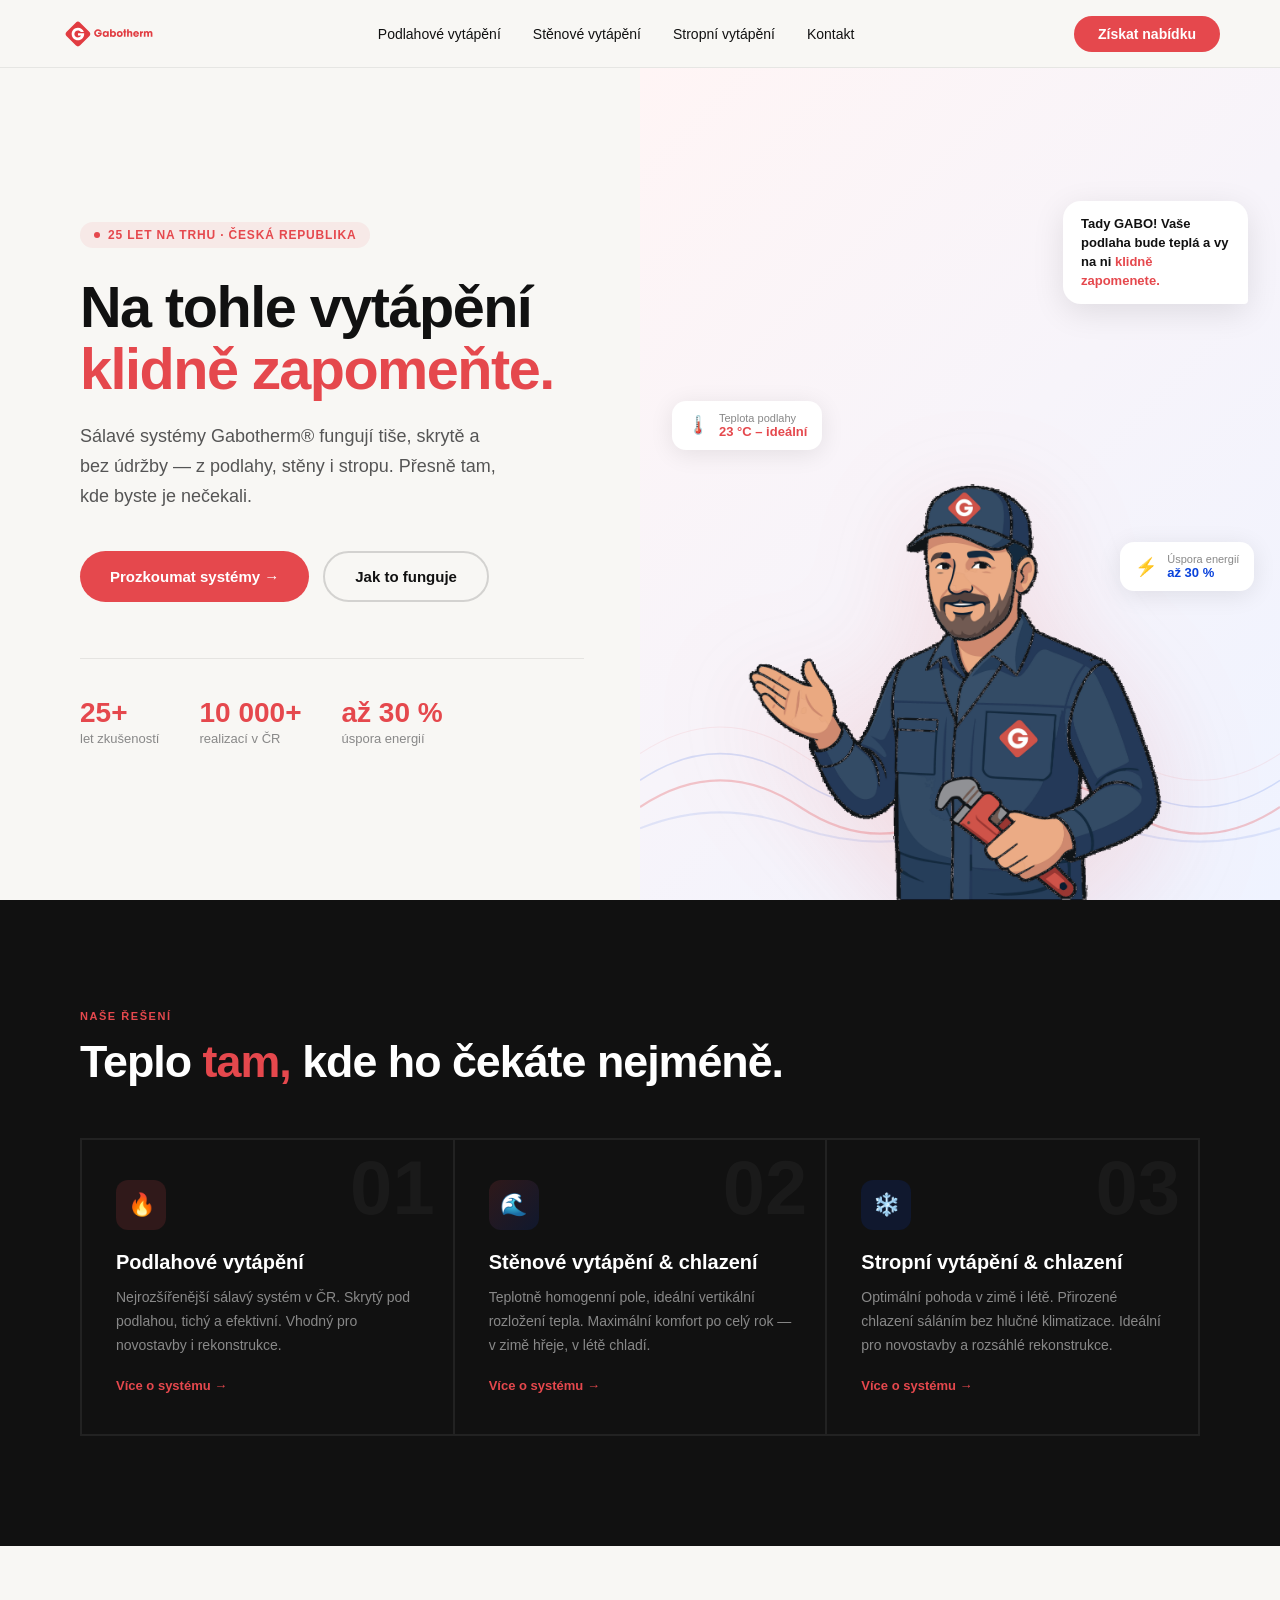
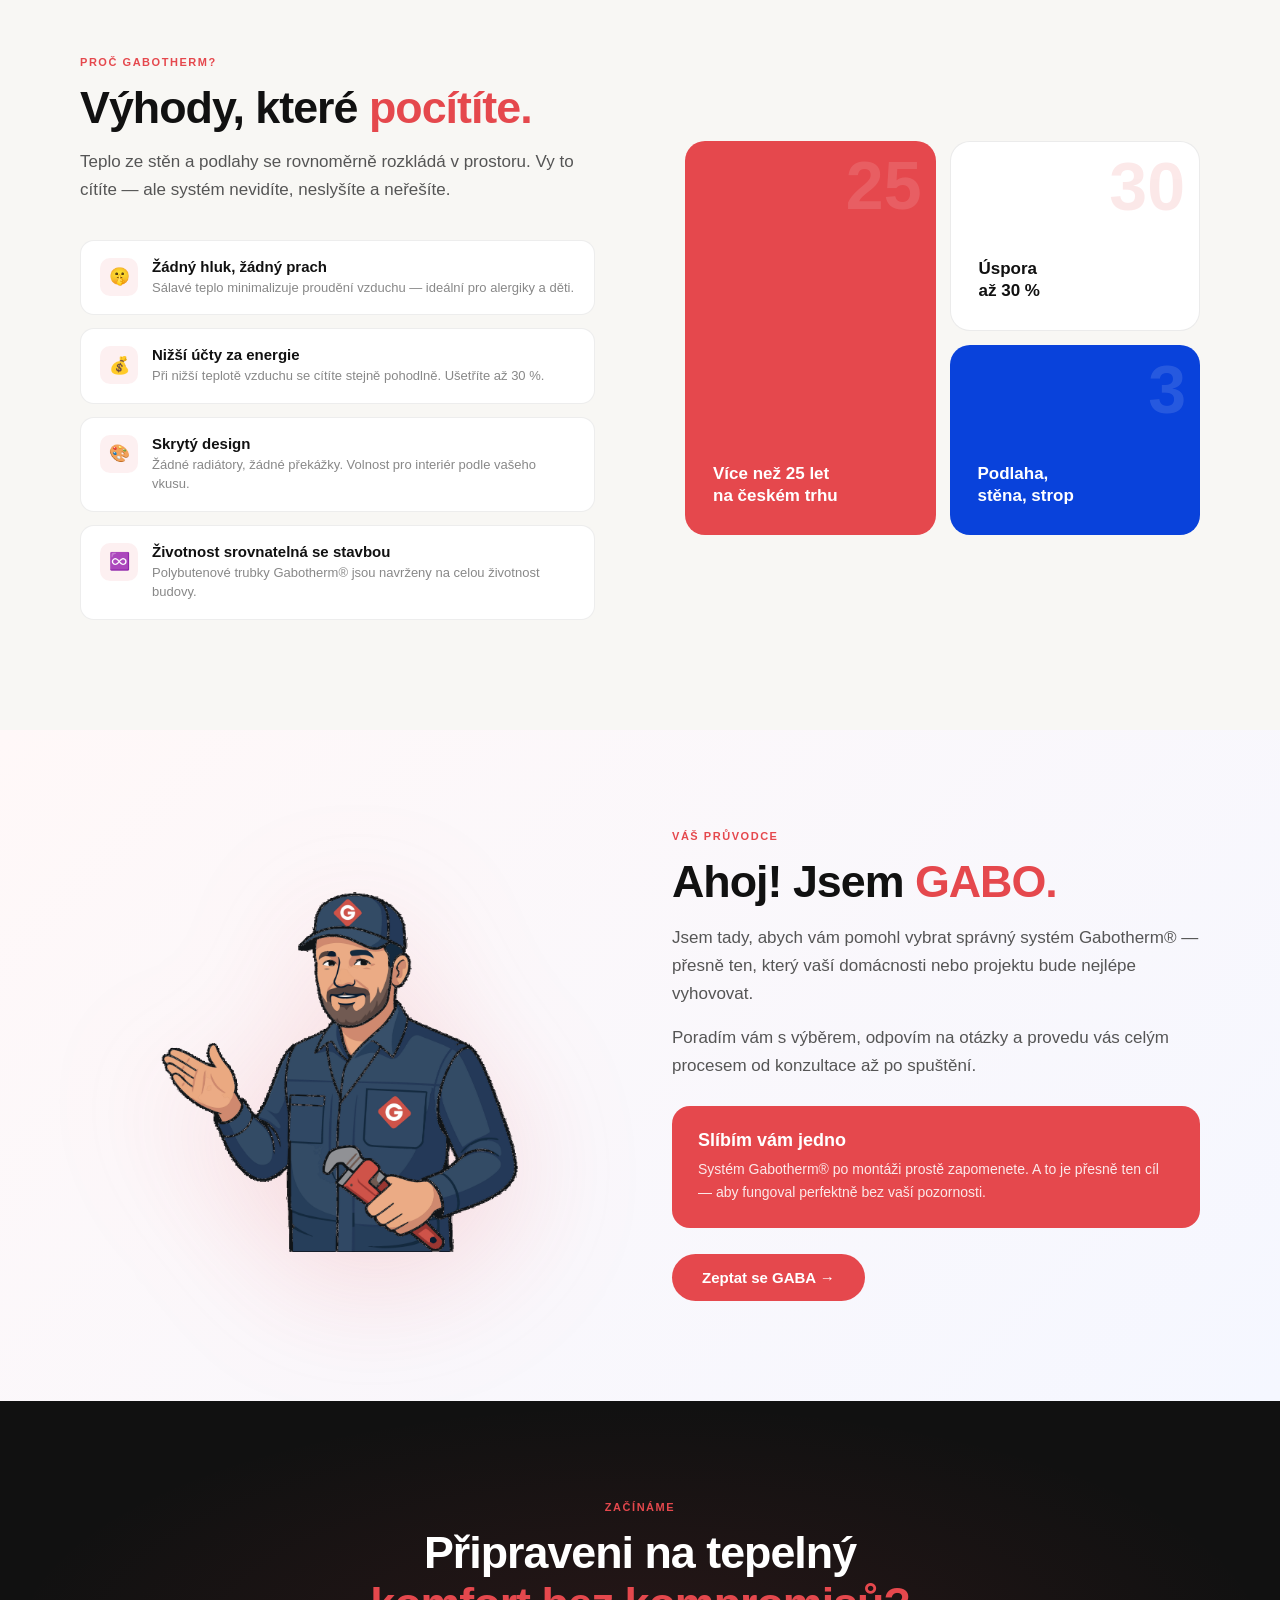
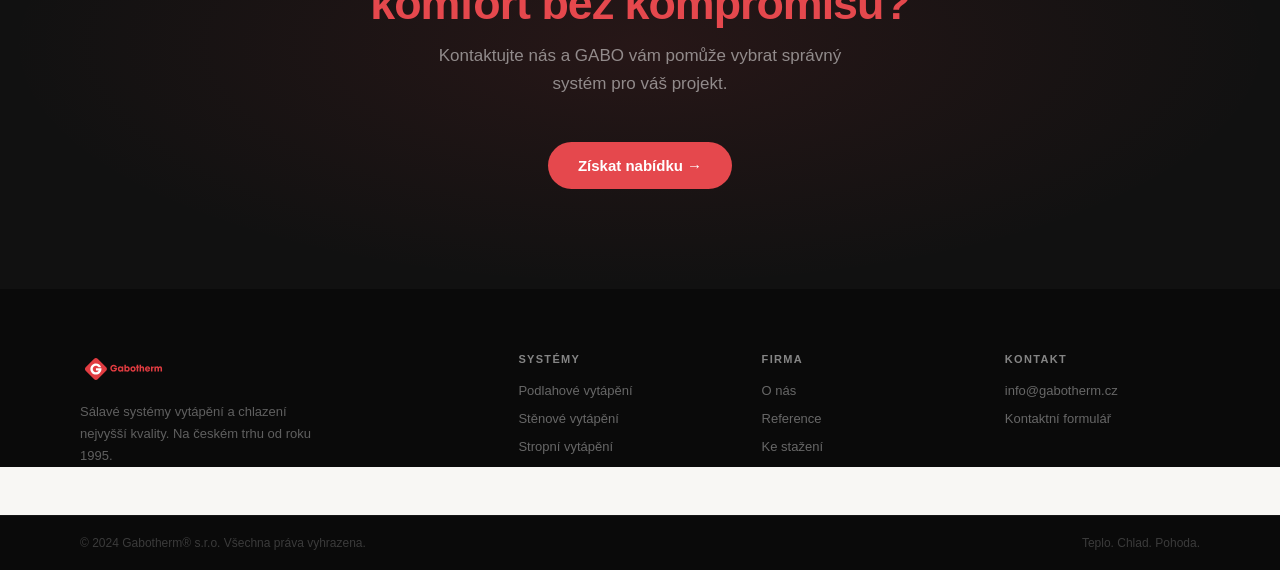
<file: index.html>
<!DOCTYPE html>
<html lang="cs">
<head>
<meta charset="UTF-8">
<meta name="viewport" content="width=device-width, initial-scale=1.0">
<title>Gabotherm® – Na tohle vytápění klidně zapomeňte.</title>
<meta name="description" content="Sálavé systémy vytápění a chlazení Gabotherm®. Podlahové, stěnové a stropní vytápění. Na českém trhu přes 25 let.">
<link rel="stylesheet" href="assets/style.css">
<style>
/* ── HERO ── */
.hero {
  min-height: 100vh;
  display: grid;
  grid-template-columns: 1fr 1fr;
  padding-top: 68px;
  overflow: hidden;
}
.hero-left {
  display: flex; flex-direction: column; justify-content: center;
  padding: 80px 56px 80px 80px;
}
.hero-badge {
  display: inline-flex; align-items: center; gap: 8px;
  background: var(--red-soft); color: var(--red);
  font-size: 12px; font-weight: bold;
  padding: 6px 14px; border-radius: 100px;
  letter-spacing: 0.07em; text-transform: uppercase;
  margin-bottom: 28px; width: fit-content;
}
.hero-badge-dot {
  width: 6px; height: 6px; border-radius: 50%;
  background: var(--red); flex-shrink: 0;
  animation: pulse 2s infinite;
}
@keyframes pulse { 0%,100%{opacity:1} 50%{opacity:.3} }

.hero-left h1 { margin-bottom: 22px; }
.hero-left h1 em { font-style: normal; color: var(--red); }
.hero-left > p { max-width: 440px; margin-bottom: 40px; font-size: 18px; font-weight: normal; }

.hero-buttons { display: flex; gap: 14px; flex-wrap: wrap; margin-bottom: 56px; }

.hero-stats {
  display: flex; gap: 40px;
  padding-top: 40px;
  border-top: 1px solid rgba(0,0,0,0.08);
}
.stat-val {
  font-size: 28px; font-weight: bold;
  color: var(--red); line-height: 1;
}
.stat-lbl { font-size: 13px; color: var(--gray); margin-top: 4px; }

/* Hero pravá strana */
.hero-right {
  position: relative; overflow: hidden;
  background: linear-gradient(135deg, #fff5f5 0%, #eff3ff 100%);
  display: flex; align-items: flex-end; justify-content: center;
}
.hero-waves {
  position: absolute; bottom: 40px; left: 0; right: 0;
  opacity: .28; pointer-events: none;
}
.hero-bubble {
  position: absolute; top: 16%; right: 5%;
  background: #fff; border-radius: 18px 18px 4px 18px;
  padding: 14px 18px; max-width: 185px;
  box-shadow: 0 8px 32px rgba(0,0,0,0.1);
  animation: float 5s ease-in-out infinite .5s;
  z-index: 3;
}
.hero-bubble p { font-size: 13px; font-weight: bold; line-height: 1.45; color: var(--dark); }
.hero-bubble span { color: var(--red); }

.float-card {
  position: absolute; z-index: 3;
  background: #fff; border-radius: 14px;
  padding: 11px 15px;
  box-shadow: 0 4px 24px rgba(0,0,0,0.09);
  display: flex; align-items: center; gap: 10px;
}
.float-card-icon { font-size: 18px; }
.float-card-val { font-size: 13px; font-weight: bold; }
.float-card-lbl { font-size: 11px; color: var(--gray); }
.fc-temp { top: 40%; left: 5%; animation: float 6s ease-in-out infinite 1s; }
.fc-save { top: 57%; right: 4%; animation: float 7s ease-in-out infinite 2s; }

.hero-mascot {
  position: relative; z-index: 2;
  width: 100%; max-width: 480px; padding: 0 20px;
}
.hero-mascot img {
  width: 100%;
  filter: drop-shadow(0 24px 56px rgba(229,72,77,.16));
  animation: float 5.5s ease-in-out infinite;
}
@keyframes float { 0%,100%{transform:translateY(0)} 50%{transform:translateY(-14px)} }

/* ── SYSTÉMY ── */
.section-systems {
  background: var(--dark);
  padding: 110px 80px;
  overflow: hidden; position: relative;
}
.section-systems h2 { color: #fff; margin-bottom: 52px; }
.section-systems h2 em { font-style: normal; color: var(--red); }

.systems-grid {
  display: grid; grid-template-columns: repeat(3, 1fr);
  border: 1px solid rgba(255,255,255,0.07);
}
.sys-card {
  padding: 40px 34px; position: relative; overflow: hidden;
  border: 1px solid rgba(255,255,255,0.07);
  transition: background .3s;
  text-decoration: none; display: block;
}
.sys-card:hover { background: rgba(255,255,255,0.05); }
.sys-card::after {
  content: '';
  position: absolute; bottom: 0; left: 0; right: 0; height: 3px;
  background: linear-gradient(90deg, var(--red), var(--blue));
  transform: scaleX(0); transform-origin: left;
  transition: transform .35s ease;
}
.sys-card:hover::after { transform: scaleX(1); }
.sys-num {
  font-size: 76px; font-weight: bold;
  color: rgba(255,255,255,.04);
  position: absolute; top: 10px; right: 18px; line-height: 1;
  font-family: Helvetica, Arial, sans-serif;
}
.sys-icon {
  width: 50px; height: 50px; border-radius: 12px;
  display: flex; align-items: center; justify-content: center;
  font-size: 22px; margin-bottom: 20px;
}
.sys-icon.warm { background: rgba(229,72,77,.14); }
.sys-icon.both { background: linear-gradient(135deg,rgba(229,72,77,.14),rgba(9,66,219,.14)); }
.sys-icon.cool { background: rgba(9,66,219,.14); }
.sys-card h3 { color: #fff; margin-bottom: 11px; font-size: 20px; }
.sys-card p { color: rgba(255,255,255,.5); font-size: 14px; line-height: 1.7; }
.sys-link {
  display: inline-flex; align-items: center; gap: 6px;
  color: var(--red); font-size: 13px; font-weight: bold;
  margin-top: 20px; transition: gap .2s;
}
.sys-card:hover .sys-link { gap: 10px; }

/* ── VÝHODY ── */
.section-features {
  padding: 110px 80px;
  display: grid; grid-template-columns: 1fr 1fr;
  gap: 90px; align-items: center;
}
.section-features h2 { margin-bottom: 16px; }
.section-features h2 em { font-style: normal; color: var(--red); }
.features-intro { font-size: 17px; margin-bottom: 36px; font-weight: normal; }

.features-list { list-style: none; display: flex; flex-direction: column; gap: 13px; }
.feature-item {
  display: flex; align-items: flex-start; gap: 14px;
  padding: 17px 19px; border-radius: 14px;
  background: #fff; border: 1px solid rgba(0,0,0,0.07);
  transition: border-color .2s, box-shadow .2s;
}
.feature-item:hover {
  border-color: rgba(229,72,77,.2);
  box-shadow: 0 8px 24px rgba(229,72,77,.07);
}
.feature-icon {
  width: 38px; height: 38px; flex-shrink: 0;
  border-radius: 10px; background: var(--red-soft);
  display: flex; align-items: center; justify-content: center; font-size: 17px;
}
.feature-title { font-size: 15px; font-weight: bold; color: var(--dark); margin-bottom: 3px; }
.feature-desc { font-size: 13px; color: var(--gray); line-height: 1.5; }

.feat-cards {
  display: grid; grid-template-columns: 1fr 1fr;
  grid-template-rows: auto auto; gap: 14px;
}
.feat-card {
  border-radius: 20px; padding: 28px;
  position: relative; overflow: hidden;
  min-height: 190px;
  display: flex; flex-direction: column; justify-content: flex-end;
}
.feat-card.red { background: var(--red); grid-row: 1 / span 2; }
.feat-card.white { background: #fff; border: 1px solid rgba(0,0,0,0.08); }
.feat-card.blue { background: var(--blue); }
.feat-card-num {
  font-size: 68px; font-weight: bold; opacity: .12;
  position: absolute; top: 10px; right: 14px;
  line-height: 1; color: #fff;
  font-family: Helvetica, Arial, sans-serif;
}
.feat-card.white .feat-card-num { color: var(--red); }
.feat-card-lbl {
  font-size: 17px; font-weight: bold; line-height: 1.3;
  font-family: Helvetica, Arial, sans-serif;
}
.feat-card.red .feat-card-lbl,
.feat-card.blue .feat-card-lbl { color: #fff; }
.feat-card.white .feat-card-lbl { color: var(--dark); }

/* ── GABO SEKCE ── */
.section-gabo {
  padding: 100px 80px;
  background: linear-gradient(135deg, #fff8f8 0%, #f5f7ff 100%);
  display: grid; grid-template-columns: 1fr 1fr;
  gap: 64px; align-items: center;
}
.gabo-img {
  width: 100%; max-width: 380px; margin: 0 auto;
  filter: drop-shadow(0 28px 64px rgba(229,72,77,.18));
  animation: float 6s ease-in-out infinite;
}
.section-gabo h2 { margin-bottom: 18px; }
.section-gabo h2 em { font-style: normal; color: var(--red); }
.section-gabo p { margin-bottom: 16px; font-size: 17px; font-weight: normal; }
.gabo-promise {
  background: var(--red); color: #fff;
  border-radius: 18px; padding: 24px 26px; margin-top: 26px;
}
.gabo-promise strong {
  font-size: 18px; font-weight: bold; display: block; margin-bottom: 7px;
  font-family: Helvetica, Arial, sans-serif;
}
.gabo-promise p { font-size: 14px; opacity: .88; margin: 0; color: #fff; }
.gabo-cta { margin-top: 26px; }

/* ── CTA ── */
.section-cta {
  background: var(--dark);
  padding: 100px 80px;
  text-align: center; position: relative; overflow: hidden;
}
.section-cta::before {
  content: '';
  position: absolute; inset: 0;
  background: radial-gradient(ellipse at center, rgba(229,72,77,.1) 0%, transparent 70%);
  pointer-events: none;
}
.section-cta h2 { color: #fff; margin-bottom: 14px; }
.section-cta h2 em { font-style: normal; color: var(--red); }
.cta-sub {
  font-size: 17px; color: rgba(255,255,255,.5);
  max-width: 460px; margin: 0 auto 44px; font-weight: normal;
}
.cta-buttons { display: flex; gap: 14px; justify-content: center; flex-wrap: wrap; }

/* ── RESPONSIVE ── */
@media (max-width: 900px) {
  .hero { grid-template-columns: 1fr; }
  .hero-left { padding: 96px 28px 44px; }
  .hero-right { min-height: 360px; }
  .section-systems { padding: 80px 28px; }
  .systems-grid { grid-template-columns: 1fr; }
  .section-features { grid-template-columns: 1fr; padding: 80px 28px; gap: 56px; }
  .section-gabo { grid-template-columns: 1fr; padding: 80px 28px; text-align: center; }
  .section-cta { padding: 80px 28px; }
}
</style>
</head>
<body>

<!-- NAVBAR -->
<nav class="navbar">
  <a href="index.html" class="navbar-logo">
    <img src="assets/Gabotherm_logo_napis.svg" alt="Gabotherm">
  </a>
  <ul class="navbar-links">
    <li><a href="systemy/podlahove-vytapeni.html">Podlahové vytápění</a></li>
    <li><a href="systemy/stenove-vytapeni.html">Stěnové vytápění</a></li>
    <li><a href="systemy/stropni-vytapeni.html">Stropní vytápění</a></li>
    <li><a href="kontakt.html">Kontakt</a></li>
  </ul>
  <button class="navbar-cta" onclick="location.href='kontakt.html'">Získat nabídku</button>
</nav>

<!-- HERO -->
<section class="hero">
  <div class="hero-left">
    <div class="hero-badge">
      <span class="hero-badge-dot"></span>
      25 let na trhu · Česká republika
    </div>
    <h1>Na tohle vytápění<br><em>klidně zapomeňte.</em></h1>
    <p>Sálavé systémy Gabotherm® fungují tiše, skrytě a bez&nbsp;údržby — z&nbsp;podlahy, stěny i&nbsp;stropu. Přesně tam, kde byste je nečekali.</p>
    <div class="hero-buttons">
      <a href="systemy/podlahove-vytapeni.html" class="btn-primary">Prozkoumat systémy →</a>
      <a href="#features" class="btn-secondary">Jak to funguje</a>
    </div>
    <div class="hero-stats">
      <div><div class="stat-val">25+</div><div class="stat-lbl">let zkušeností</div></div>
      <div><div class="stat-val">10 000+</div><div class="stat-lbl">realizací v ČR</div></div>
      <div><div class="stat-val">až 30 %</div><div class="stat-lbl">úspora energií</div></div>
    </div>
  </div>

  <div class="hero-right">
    <svg class="hero-waves" viewBox="0 0 600 200" fill="none">
      <path d="M0 150 Q75 100 150 150 Q225 200 300 150 Q375 100 450 150 Q525 200 600 150" stroke="#E5484D" stroke-width="2"/>
      <path d="M0 125 Q75 75 150 125 Q225 175 300 125 Q375 75 450 125 Q525 175 600 125" stroke="#0942DB" stroke-width="1.5" opacity=".5"/>
      <path d="M0 100 Q75 50 150 100 Q225 150 300 100 Q375 50 450 100 Q525 150 600 100" stroke="#E5484D" stroke-width="1" opacity=".3"/>
      <path d="M0 170 Q75 140 150 170 Q225 195 300 170 Q375 140 450 170 Q525 195 600 170" stroke="#0942DB" stroke-width="2" opacity=".35"/>
    </svg>

    <div class="hero-bubble">
      <p>Tady GABO! Vaše podlaha bude teplá a vy na ni <span>klidně zapomenete.</span></p>
    </div>

    <div class="float-card fc-temp">
      <span class="float-card-icon">🌡️</span>
      <div>
        <div class="float-card-lbl">Teplota podlahy</div>
        <div class="float-card-val" style="color:var(--red)">23 °C – ideální</div>
      </div>
    </div>
    <div class="float-card fc-save">
      <span class="float-card-icon">⚡</span>
      <div>
        <div class="float-card-lbl">Úspora energií</div>
        <div class="float-card-val" style="color:var(--blue)">až 30 %</div>
      </div>
    </div>

    <div class="hero-mascot">
      <img src="assets/GABO.png" alt="GABO – maskot Gabotherm">
    </div>
  </div>
</section>

<!-- SYSTÉMY -->
<section class="section-systems" id="systems">
  <span class="section-label" style="color:var(--red)">Naše řešení</span>
  <h2 class="reveal">Teplo <em>tam,</em> kde ho čekáte nejméně.</h2>
  <div class="systems-grid">

    <a href="systemy/podlahove-vytapeni.html" class="sys-card reveal">
      <div class="sys-num">01</div>
      <div class="sys-icon warm">🔥</div>
      <h3>Podlahové vytápění</h3>
      <p>Nejrozšířenější sálavý systém v ČR. Skrytý pod podlahou, tichý a efektivní. Vhodný pro novostavby i rekonstrukce.</p>
      <span class="sys-link">Více o systému →</span>
    </a>

    <a href="systemy/stenove-vytapeni.html" class="sys-card reveal d1">
      <div class="sys-num">02</div>
      <div class="sys-icon both">🌊</div>
      <h3>Stěnové vytápění & chlazení</h3>
      <p>Teplotně homogenní pole, ideální vertikální rozložení tepla. Maximální komfort po celý rok — v zimě hřeje, v létě chladí.</p>
      <span class="sys-link">Více o systému →</span>
    </a>

    <a href="systemy/stropni-vytapeni.html" class="sys-card reveal d2">
      <div class="sys-num">03</div>
      <div class="sys-icon cool">❄️</div>
      <h3>Stropní vytápění & chlazení</h3>
      <p>Optimální pohoda v zimě i létě. Přirozené chlazení sáláním bez hlučné klimatizace. Ideální pro novostavby a rozsáhlé rekonstrukce.</p>
      <span class="sys-link">Více o systému →</span>
    </a>

  </div>
</section>

<!-- VÝHODY -->
<section class="section-features" id="features">
  <div>
    <span class="section-label reveal">Proč Gabotherm?</span>
    <h2 class="reveal">Výhody, které <em>pocítíte.</em></h2>
    <p class="features-intro reveal">Teplo ze stěn a podlahy se rovnoměrně rozkládá v prostoru. Vy to cítíte — ale systém nevidíte, neslyšíte a neřešíte.</p>
    <ul class="features-list">
      <li class="feature-item reveal">
        <div class="feature-icon">🤫</div>
        <div><div class="feature-title">Žádný hluk, žádný prach</div><div class="feature-desc">Sálavé teplo minimalizuje proudění vzduchu — ideální pro alergiky a děti.</div></div>
      </li>
      <li class="feature-item reveal d1">
        <div class="feature-icon">💰</div>
        <div><div class="feature-title">Nižší účty za energie</div><div class="feature-desc">Při nižší teplotě vzduchu se cítíte stejně pohodlně. Ušetříte až 30 %.</div></div>
      </li>
      <li class="feature-item reveal d2">
        <div class="feature-icon">🎨</div>
        <div><div class="feature-title">Skrytý design</div><div class="feature-desc">Žádné radiátory, žádné překážky. Volnost pro interiér podle vašeho vkusu.</div></div>
      </li>
      <li class="feature-item reveal d3">
        <div class="feature-icon">♾️</div>
        <div><div class="feature-title">Životnost srovnatelná se stavbou</div><div class="feature-desc">Polybutenové trubky Gabotherm® jsou navrženy na celou životnost budovy.</div></div>
      </li>
    </ul>
  </div>
  <div class="feat-cards reveal">
    <div class="feat-card red">
      <div class="feat-card-num">25</div>
      <div class="feat-card-lbl">Více než 25 let<br>na českém trhu</div>
    </div>
    <div class="feat-card white">
      <div class="feat-card-num">30</div>
      <div class="feat-card-lbl">Úspora<br>až 30 %</div>
    </div>
    <div class="feat-card blue">
      <div class="feat-card-num">3</div>
      <div class="feat-card-lbl">Podlaha,<br>stěna, strop</div>
    </div>
  </div>
</section>

<!-- GABO -->
<section class="section-gabo" id="gabo">
  <div style="display:flex;justify-content:center">
    <img class="gabo-img" src="assets/GABO.png" alt="GABO – maskot Gabotherm">
  </div>
  <div>
    <span class="section-label reveal">Váš průvodce</span>
    <h2 class="reveal">Ahoj! Jsem <em>GABO.</em></h2>
    <p class="reveal">Jsem tady, abych vám pomohl vybrat správný systém Gabotherm® — přesně ten, který vaší domácnosti nebo projektu bude nejlépe vyhovovat.</p>
    <p class="reveal">Poradím vám s výběrem, odpovím na otázky a provedu vás celým procesem od konzultace až po spuštění.</p>
    <div class="gabo-promise reveal">
      <strong>Slíbím vám jedno</strong>
      <p>Systém Gabotherm® po montáži prostě zapomenete. A to je přesně ten cíl — aby fungoval perfektně bez vaší pozornosti.</p>
    </div>
    <div class="gabo-cta reveal">
      <a href="kontakt.html" class="btn-primary">Zeptat se GABA →</a>
    </div>
  </div>
</section>

<!-- CTA -->
<section class="section-cta" id="contact">
  <div style="position:relative;z-index:2">
    <span class="section-label" style="display:block;text-align:center">Začínáme</span>
    <h2 class="reveal">Připraveni na tepelný<br><em>komfort bez kompromisů?</em></h2>
    <p class="cta-sub reveal">Kontaktujte nás a GABO vám pomůže vybrat správný systém pro váš projekt.</p>
    <div class="cta-buttons reveal">
      <a href="kontakt.html" class="btn-primary">Získat nabídku →</a>
    </div>
  </div>
</section>

<!-- FOOTER -->
<footer class="footer">
  <div>
    <a href="index.html" class="footer-logo"><img src="assets/Gabotherm_logo_napis.svg" alt="Gabotherm"></a>
    <p class="footer-desc">Sálavé systémy vytápění a chlazení nejvyšší kvality. Na českém trhu od roku 1995.</p>
  </div>
  <div class="footer-col">
    <h4>Systémy</h4>
    <ul>
      <li><a href="systemy/podlahove-vytapeni.html">Podlahové vytápění</a></li>
      <li><a href="systemy/stenove-vytapeni.html">Stěnové vytápění</a></li>
      <li><a href="systemy/stropni-vytapeni.html">Stropní vytápění</a></li>
    </ul>
  </div>
  <div class="footer-col">
    <h4>Firma</h4>
    <ul>
      <li><a href="https://www.gabotherm.cz/" target="_blank">O nás</a></li>
      <li><a href="https://www.gabotherm.cz/kategoria/reference/" target="_blank">Reference</a></li>
      <li><a href="https://www.gabotherm.cz/dokumenty-ke-stazeni/" target="_blank">Ke stažení</a></li>
    </ul>
  </div>
  <div class="footer-col">
    <h4>Kontakt</h4>
    <ul>
      <li><a href="mailto:info@gabotherm.cz">info@gabotherm.cz</a></li>
      <li><a href="kontakt.html">Kontaktní formulář</a></li>
    </ul>
  </div>
</footer>
<div class="footer-bottom">
  <span>© 2024 Gabotherm® s.r.o. Všechna práva vyhrazena.</span>
  <span>Teplo. Chlad. Pohoda.</span>
</div>

<script>
const obs = new IntersectionObserver(e => e.forEach(x => { if(x.isIntersecting) x.target.classList.add('visible'); }), {threshold:.1});
document.querySelectorAll('.reveal').forEach(el => obs.observe(el));
</script>
</body>
</html>
</file>
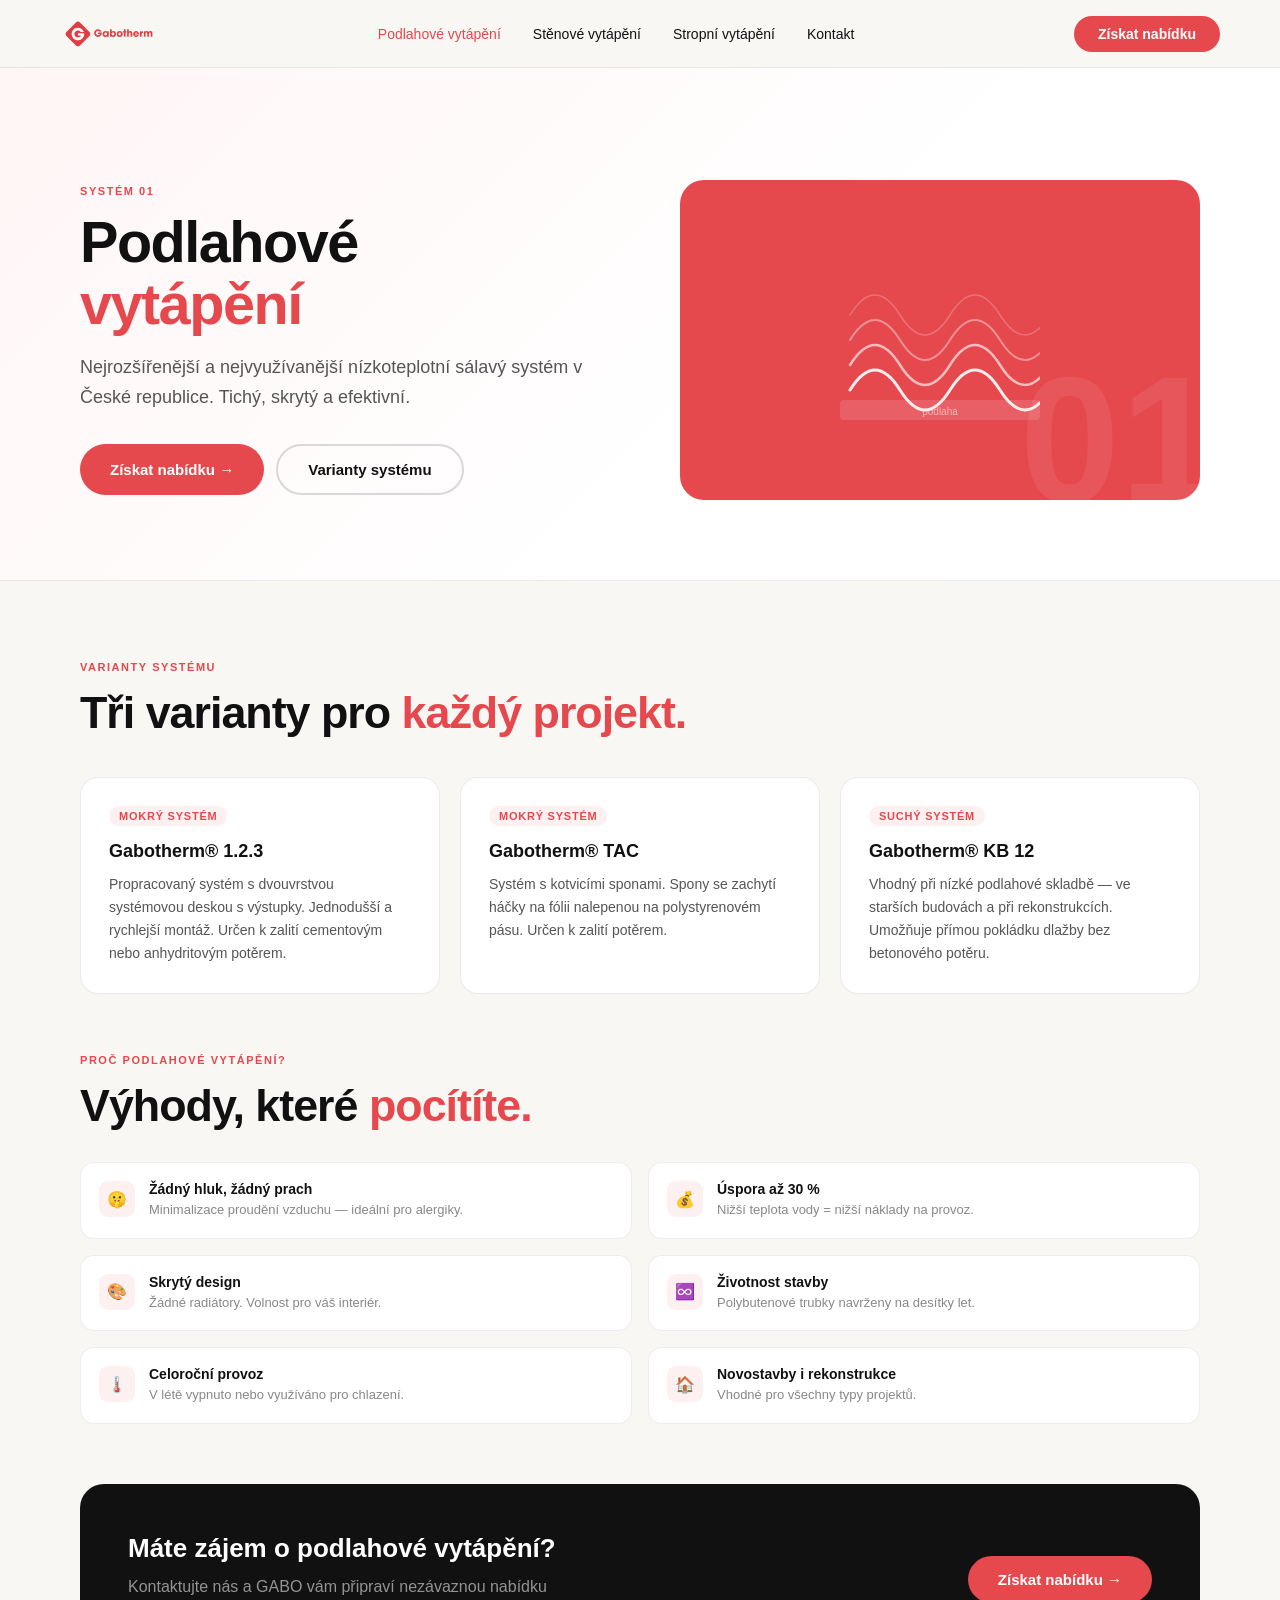
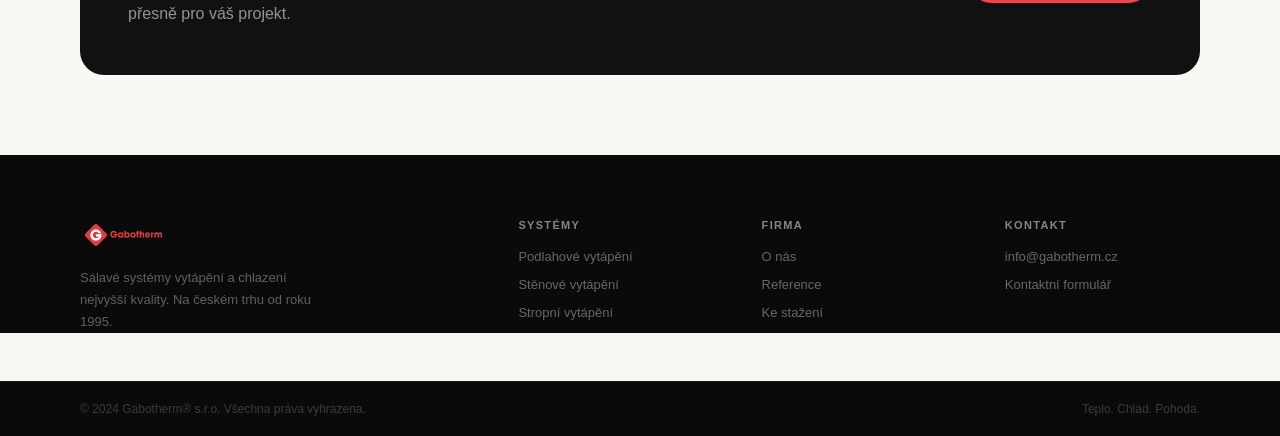
<file: systemy/podlahove-vytapeni.html>
<!DOCTYPE html>
<html lang="cs">
<head>
<meta charset="UTF-8">
<meta name="viewport" content="width=device-width, initial-scale=1.0">
<title>Podlahové vytápění – Gabotherm®</title>
<meta name="description" content="Podlahové vytápění Gabotherm® — nejrozšířenější sálavý systém v ČR. Tichý, skrytý, efektivní.">
<link rel="stylesheet" href="../assets/style.css">
<style>
.page-hero {
  padding: 140px 80px 80px;
  background: linear-gradient(135deg, #fff5f5 0%, #fff 60%);
  display: grid; grid-template-columns: 1fr 1fr;
  gap: 80px; align-items: center;
  border-bottom: 1px solid rgba(0,0,0,0.07);
}
.page-hero h1 { margin-bottom: 18px; }
.page-hero h1 em { font-style: normal; color: var(--red); }
.page-hero > div > p { font-size: 18px; margin-bottom: 32px; font-weight: normal; }
.hero-visual {
  background: var(--red);
  border-radius: 24px; padding: 48px;
  display: flex; align-items: center; justify-content: center;
  min-height: 320px; position: relative; overflow: hidden;
}
.hero-visual-num {
  font-size: 180px; font-weight: bold;
  color: rgba(255,255,255,.08); position: absolute;
  right: -20px; bottom: -30px; line-height: 1;
  font-family: Helvetica, Arial, sans-serif;
}
.hero-visual svg { position: relative; z-index: 2; opacity: .9; }

.section-content { padding: 80px; }
.section-content h2 { margin-bottom: 40px; }
.section-content h2 em { font-style: normal; color: var(--red); }

.variants-grid {
  display: grid; grid-template-columns: repeat(3,1fr); gap: 20px; margin-bottom: 60px;
}
.variant-card {
  background: #fff; border: 1px solid rgba(0,0,0,0.08);
  border-radius: 18px; padding: 28px;
  transition: box-shadow .2s, border-color .2s;
}
.variant-card:hover {
  box-shadow: 0 8px 28px rgba(229,72,77,.1);
  border-color: rgba(229,72,77,.2);
}
.variant-tag {
  display: inline-block;
  background: var(--red-soft); color: var(--red);
  font-size: 11px; font-weight: bold;
  letter-spacing: .07em; text-transform: uppercase;
  padding: 4px 10px; border-radius: 100px;
  margin-bottom: 14px;
}
.variant-card h3 { font-size: 18px; margin-bottom: 10px; }
.variant-card p { font-size: 14px; line-height: 1.65; }

.benefits-grid {
  display: grid; grid-template-columns: 1fr 1fr; gap: 16px; margin-bottom: 60px;
}
.benefit-item {
  display: flex; gap: 14px; align-items: flex-start;
  padding: 18px; background: #fff;
  border: 1px solid rgba(0,0,0,0.07); border-radius: 14px;
}
.benefit-icon {
  width: 36px; height: 36px; flex-shrink: 0;
  border-radius: 9px; background: var(--red-soft);
  display: flex; align-items: center; justify-content: center; font-size: 16px;
}
.benefit-title { font-size: 14px; font-weight: bold; color: var(--dark); margin-bottom: 3px; }
.benefit-desc { font-size: 13px; color: var(--gray); line-height: 1.5; }

.cta-box {
  background: var(--dark); color: #fff;
  border-radius: 24px; padding: 48px;
  display: flex; align-items: center; justify-content: space-between; gap: 40px;
  flex-wrap: wrap;
}
.cta-box h3 { font-size: 26px; color: #fff; margin-bottom: 10px; }
.cta-box p { color: rgba(255,255,255,.55); max-width: 420px; }
.cta-box-buttons { display: flex; gap: 12px; flex-wrap: wrap; }

.breadcrumb {
  padding: 12px 80px;
  font-size: 13px; color: var(--gray);
  border-bottom: 1px solid rgba(0,0,0,0.06);
  background: #fff;
}
.breadcrumb a { color: var(--gray); transition: color .2s; }
.breadcrumb a:hover { color: var(--red); }
.breadcrumb span { margin: 0 8px; }

@media (max-width: 900px) {
  .page-hero { grid-template-columns: 1fr; padding: 110px 28px 56px; gap: 40px; }
  .section-content { padding: 60px 28px; }
  .variants-grid { grid-template-columns: 1fr; }
  .benefits-grid { grid-template-columns: 1fr; }
  .breadcrumb { padding: 12px 28px; }
  .cta-box { flex-direction: column; padding: 32px; }
}
</style>
</head>
<body>

<nav class="navbar">
  <a href="../index.html" class="navbar-logo">
    <img src="../assets/Gabotherm_logo_napis.svg" alt="Gabotherm">
  </a>
  <ul class="navbar-links">
    <li><a href="podlahove-vytapeni.html" class="active">Podlahové vytápění</a></li>
    <li><a href="stenove-vytapeni.html">Stěnové vytápění</a></li>
    <li><a href="stropni-vytapeni.html">Stropní vytápění</a></li>
    <li><a href="../kontakt.html">Kontakt</a></li>
  </ul>
  <button class="navbar-cta" onclick="location.href='../kontakt.html'">Získat nabídku</button>
</nav>

<div class="breadcrumb">
  <a href="../index.html">Úvod</a>
  <span>›</span>
  Podlahové vytápění
</div>

<section class="page-hero">
  <div>
    <span class="section-label">Systém 01</span>
    <h1>Podlahové<br><em>vytápění</em></h1>
    <p>Nejrozšířenější a nejvyužívanější nízkoteplotní sálavý systém v České republice. Tichý, skrytý a efektivní.</p>
    <div style="display:flex;gap:12px;flex-wrap:wrap">
      <a href="../kontakt.html" class="btn-primary">Získat nabídku →</a>
      <a href="#varianty" class="btn-secondary">Varianty systému</a>
    </div>
  </div>
  <div class="hero-visual">
    <div class="hero-visual-num">01</div>
    <svg width="200" height="160" viewBox="0 0 200 160" fill="none">
      <path d="M10 130 Q35 90 60 130 Q85 170 110 130 Q135 90 160 130 Q185 170 210 130" stroke="white" stroke-width="3" stroke-linecap="round"/>
      <path d="M10 105 Q35 65 60 105 Q85 145 110 105 Q135 65 160 105 Q185 145 210 105" stroke="white" stroke-width="2.5" opacity=".7" stroke-linecap="round"/>
      <path d="M10 80 Q35 40 60 80 Q85 120 110 80 Q135 40 160 80 Q185 120 210 80" stroke="white" stroke-width="2" opacity=".45" stroke-linecap="round"/>
      <path d="M10 55 Q35 15 60 55 Q85 95 110 55 Q135 15 160 55 Q185 95 210 55" stroke="white" stroke-width="1.5" opacity=".25" stroke-linecap="round"/>
      <rect x="0" y="140" width="200" height="20" fill="rgba(255,255,255,0.15)" rx="4"/>
      <text x="100" y="155" text-anchor="middle" fill="white" font-size="10" font-family="Helvetica,sans-serif" opacity=".6">podlaha</text>
    </svg>
  </div>
</section>

<section class="section-content" id="varianty">
  <span class="section-label reveal">Varianty systému</span>
  <h2 class="reveal">Tři varianty pro <em>každý projekt.</em></h2>

  <div class="variants-grid">
    <div class="variant-card reveal">
      <span class="variant-tag">Mokrý systém</span>
      <h3>Gabotherm® 1.2.3</h3>
      <p>Propracovaný systém s dvouvrstvou systémovou deskou s výstupky. Jednodušší a rychlejší montáž. Určen k zalití cementovým nebo anhydritovým potěrem.</p>
    </div>
    <div class="variant-card reveal d1">
      <span class="variant-tag">Mokrý systém</span>
      <h3>Gabotherm® TAC</h3>
      <p>Systém s kotvicími sponami. Spony se zachytí háčky na fólii nalepenou na polystyrenovém pásu. Určen k zalití potěrem.</p>
    </div>
    <div class="variant-card reveal d2">
      <span class="variant-tag">Suchý systém</span>
      <h3>Gabotherm® KB 12</h3>
      <p>Vhodný při nízké podlahové skladbě — ve starších budovách a při rekonstrukcích. Umožňuje přímou pokládku dlažby bez betonového potěru.</p>
    </div>
  </div>

  <span class="section-label reveal">Proč podlahové vytápění?</span>
  <h2 class="reveal" style="margin-bottom:32px">Výhody, které <em>pocítíte.</em></h2>

  <div class="benefits-grid">
    <div class="benefit-item reveal">
      <div class="benefit-icon">🤫</div>
      <div><div class="benefit-title">Žádný hluk, žádný prach</div><div class="benefit-desc">Minimalizace proudění vzduchu — ideální pro alergiky.</div></div>
    </div>
    <div class="benefit-item reveal d1">
      <div class="benefit-icon">💰</div>
      <div><div class="benefit-title">Úspora až 30 %</div><div class="benefit-desc">Nižší teplota vody = nižší náklady na provoz.</div></div>
    </div>
    <div class="benefit-item reveal d2">
      <div class="benefit-icon">🎨</div>
      <div><div class="benefit-title">Skrytý design</div><div class="benefit-desc">Žádné radiátory. Volnost pro váš interiér.</div></div>
    </div>
    <div class="benefit-item reveal d3">
      <div class="benefit-icon">♾️</div>
      <div><div class="benefit-title">Životnost stavby</div><div class="benefit-desc">Polybutenové trubky navrženy na desítky let.</div></div>
    </div>
    <div class="benefit-item reveal">
      <div class="benefit-icon">🌡️</div>
      <div><div class="benefit-title">Celoroční provoz</div><div class="benefit-desc">V létě vypnuto nebo využíváno pro chlazení.</div></div>
    </div>
    <div class="benefit-item reveal d1">
      <div class="benefit-icon">🏠</div>
      <div><div class="benefit-title">Novostavby i rekonstrukce</div><div class="benefit-desc">Vhodné pro všechny typy projektů.</div></div>
    </div>
  </div>

  <div class="cta-box reveal">
    <div>
      <h3>Máte zájem o podlahové vytápění?</h3>
      <p>Kontaktujte nás a GABO vám připraví nezávaznou nabídku přesně pro váš projekt.</p>
    </div>
    <div class="cta-box-buttons">
      <a href="../kontakt.html" class="btn-primary">Získat nabídku →</a>
    </div>
  </div>
</section>

<footer class="footer">
  <div>
    <a href="../index.html" class="footer-logo"><img src="../assets/Gabotherm_logo_napis.svg" alt="Gabotherm"></a>
    <p class="footer-desc">Sálavé systémy vytápění a chlazení nejvyšší kvality. Na českém trhu od roku 1995.</p>
  </div>
  <div class="footer-col">
    <h4>Systémy</h4>
    <ul>
      <li><a href="podlahove-vytapeni.html">Podlahové vytápění</a></li>
      <li><a href="stenove-vytapeni.html">Stěnové vytápění</a></li>
      <li><a href="stropni-vytapeni.html">Stropní vytápění</a></li>
    </ul>
  </div>
  <div class="footer-col">
    <h4>Firma</h4>
    <ul>
      <li><a href="https://www.gabotherm.cz/" target="_blank">O nás</a></li>
      <li><a href="https://www.gabotherm.cz/kategoria/reference/" target="_blank">Reference</a></li>
      <li><a href="https://www.gabotherm.cz/dokumenty-ke-stazeni/" target="_blank">Ke stažení</a></li>
    </ul>
  </div>
  <div class="footer-col">
    <h4>Kontakt</h4>
    <ul>
      <li><a href="mailto:info@gabotherm.cz">info@gabotherm.cz</a></li>
      <li><a href="../kontakt.html">Kontaktní formulář</a></li>
    </ul>
  </div>
</footer>
<div class="footer-bottom">
  <span>© 2024 Gabotherm® s.r.o. Všechna práva vyhrazena.</span>
  <span>Teplo. Chlad. Pohoda.</span>
</div>

<script>
const obs = new IntersectionObserver(e => e.forEach(x => { if(x.isIntersecting) x.target.classList.add('visible'); }), {threshold:.1});
document.querySelectorAll('.reveal').forEach(el => obs.observe(el));
</script>
</body>
</html>
</file>
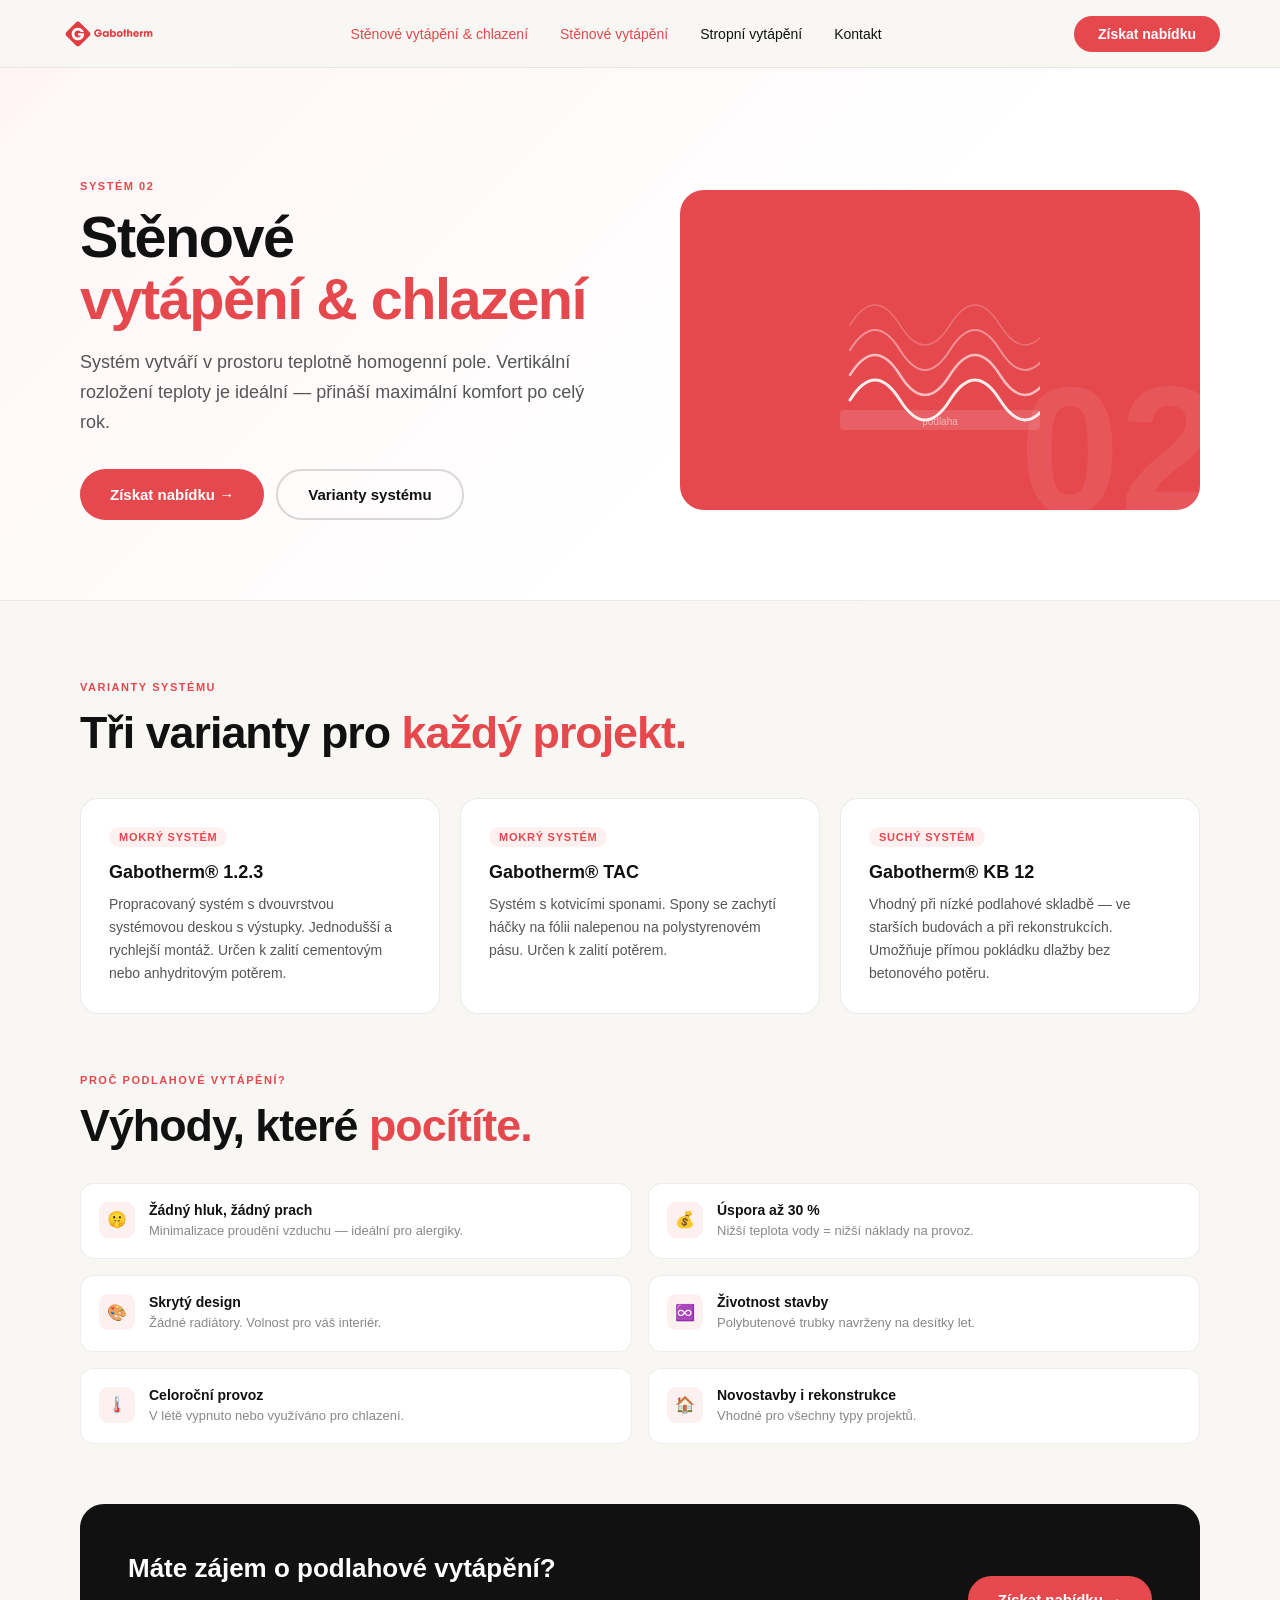
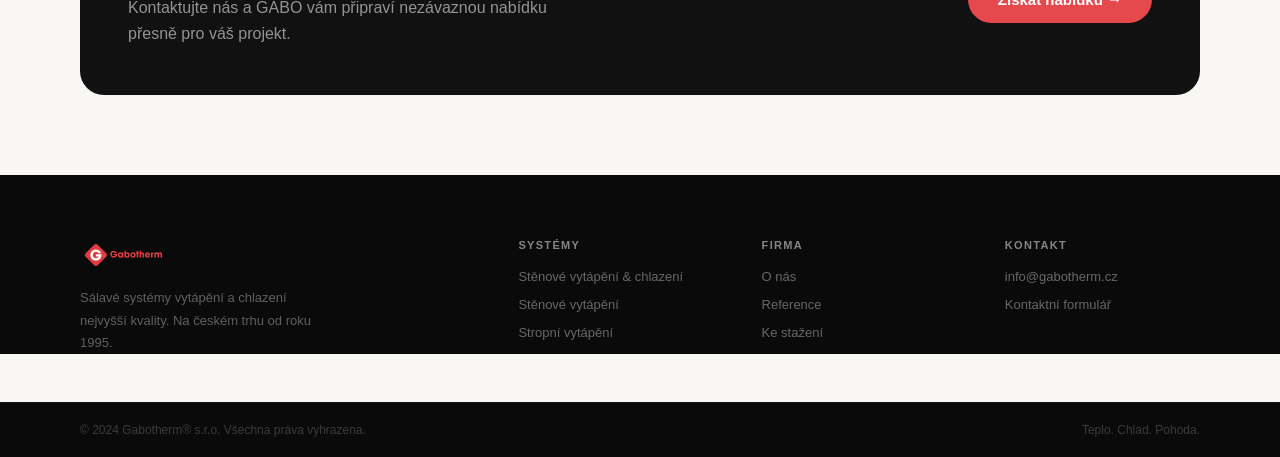
<file: systemy/stenove-vytapeni.html>
<!DOCTYPE html>
<html lang="cs">
<head>
<meta charset="UTF-8">
<meta name="viewport" content="width=device-width, initial-scale=1.0">
<title>Stěnové vytápění & chlazení – Gabotherm®</title>
<meta name="description" content="Stěnové vytápění & chlazení Gabotherm® — nejrozšířenější sálavý systém v ČR. Tichý, skrytý, efektivní.">
<link rel="stylesheet" href="../assets/style.css">
<style>
.page-hero {
  padding: 140px 80px 80px;
  background: linear-gradient(135deg, #fff5f5 0%, #fff 60%);
  display: grid; grid-template-columns: 1fr 1fr;
  gap: 80px; align-items: center;
  border-bottom: 1px solid rgba(0,0,0,0.07);
}
.page-hero h1 { margin-bottom: 18px; }
.page-hero h1 em { font-style: normal; color: var(--red); }
.page-hero > div > p { font-size: 18px; margin-bottom: 32px; font-weight: normal; }
.hero-visual {
  background: var(--red);
  border-radius: 24px; padding: 48px;
  display: flex; align-items: center; justify-content: center;
  min-height: 320px; position: relative; overflow: hidden;
}
.hero-visual-num {
  font-size: 180px; font-weight: bold;
  color: rgba(255,255,255,.08); position: absolute;
  right: -20px; bottom: -30px; line-height: 1;
  font-family: Helvetica, Arial, sans-serif;
}
.hero-visual svg { position: relative; z-index: 2; opacity: .9; }

.section-content { padding: 80px; }
.section-content h2 { margin-bottom: 40px; }
.section-content h2 em { font-style: normal; color: var(--red); }

.variants-grid {
  display: grid; grid-template-columns: repeat(3,1fr); gap: 20px; margin-bottom: 60px;
}
.variant-card {
  background: #fff; border: 1px solid rgba(0,0,0,0.08);
  border-radius: 18px; padding: 28px;
  transition: box-shadow .2s, border-color .2s;
}
.variant-card:hover {
  box-shadow: 0 8px 28px rgba(229,72,77,.1);
  border-color: rgba(229,72,77,.2);
}
.variant-tag {
  display: inline-block;
  background: var(--red-soft); color: var(--red);
  font-size: 11px; font-weight: bold;
  letter-spacing: .07em; text-transform: uppercase;
  padding: 4px 10px; border-radius: 100px;
  margin-bottom: 14px;
}
.variant-card h3 { font-size: 18px; margin-bottom: 10px; }
.variant-card p { font-size: 14px; line-height: 1.65; }

.benefits-grid {
  display: grid; grid-template-columns: 1fr 1fr; gap: 16px; margin-bottom: 60px;
}
.benefit-item {
  display: flex; gap: 14px; align-items: flex-start;
  padding: 18px; background: #fff;
  border: 1px solid rgba(0,0,0,0.07); border-radius: 14px;
}
.benefit-icon {
  width: 36px; height: 36px; flex-shrink: 0;
  border-radius: 9px; background: var(--red-soft);
  display: flex; align-items: center; justify-content: center; font-size: 16px;
}
.benefit-title { font-size: 14px; font-weight: bold; color: var(--dark); margin-bottom: 3px; }
.benefit-desc { font-size: 13px; color: var(--gray); line-height: 1.5; }

.cta-box {
  background: var(--dark); color: #fff;
  border-radius: 24px; padding: 48px;
  display: flex; align-items: center; justify-content: space-between; gap: 40px;
  flex-wrap: wrap;
}
.cta-box h3 { font-size: 26px; color: #fff; margin-bottom: 10px; }
.cta-box p { color: rgba(255,255,255,.55); max-width: 420px; }
.cta-box-buttons { display: flex; gap: 12px; flex-wrap: wrap; }

.breadcrumb {
  padding: 12px 80px;
  font-size: 13px; color: var(--gray);
  border-bottom: 1px solid rgba(0,0,0,0.06);
  background: #fff;
}
.breadcrumb a { color: var(--gray); transition: color .2s; }
.breadcrumb a:hover { color: var(--red); }
.breadcrumb span { margin: 0 8px; }

@media (max-width: 900px) {
  .page-hero { grid-template-columns: 1fr; padding: 110px 28px 56px; gap: 40px; }
  .section-content { padding: 60px 28px; }
  .variants-grid { grid-template-columns: 1fr; }
  .benefits-grid { grid-template-columns: 1fr; }
  .breadcrumb { padding: 12px 28px; }
  .cta-box { flex-direction: column; padding: 32px; }
}
</style>
</head>
<body>

<nav class="navbar">
  <a href="../index.html" class="navbar-logo">
    <img src="../assets/Gabotherm_logo_napis.svg" alt="Gabotherm">
  </a>
  <ul class="navbar-links">
    <li><a href="stenove-vytapeni.html" class="active">Stěnové vytápění & chlazení</a></li>
    <li><a href="stenove-vytapeni.html" class="active">Stěnové vytápění</a></li>
    <li><a href="stropni-vytapeni.html">Stropní vytápění</a></li>
    <li><a href="../kontakt.html">Kontakt</a></li>
  </ul>
  <button class="navbar-cta" onclick="location.href='../kontakt.html'">Získat nabídku</button>
</nav>

<div class="breadcrumb">
  <a href="../index.html">Úvod</a>
  <span>›</span>
  Stěnové vytápění & chlazení
</div>

<section class="page-hero">
  <div>
    <span class="section-label">Systém 02</span>
    <h1>Stěnové<br><em>vytápění & chlazení</em></h1>
    <p>Systém vytváří v prostoru teplotně homogenní pole. Vertikální rozložení teploty je ideální — přináší maximální komfort po celý rok.</p>
    <div style="display:flex;gap:12px;flex-wrap:wrap">
      <a href="../kontakt.html" class="btn-primary">Získat nabídku →</a>
      <a href="#varianty" class="btn-secondary">Varianty systému</a>
    </div>
  </div>
  <div class="hero-visual">
    <div class="hero-visual-num">02</div>
    <svg width="200" height="160" viewBox="0 0 200 160" fill="none">
      <path d="M10 130 Q35 90 60 130 Q85 170 110 130 Q135 90 160 130 Q185 170 210 130" stroke="white" stroke-width="3" stroke-linecap="round"/>
      <path d="M10 105 Q35 65 60 105 Q85 145 110 105 Q135 65 160 105 Q185 145 210 105" stroke="white" stroke-width="2.5" opacity=".7" stroke-linecap="round"/>
      <path d="M10 80 Q35 40 60 80 Q85 120 110 80 Q135 40 160 80 Q185 120 210 80" stroke="white" stroke-width="2" opacity=".45" stroke-linecap="round"/>
      <path d="M10 55 Q35 15 60 55 Q85 95 110 55 Q135 15 160 55 Q185 95 210 55" stroke="white" stroke-width="1.5" opacity=".25" stroke-linecap="round"/>
      <rect x="0" y="140" width="200" height="20" fill="rgba(255,255,255,0.15)" rx="4"/>
      <text x="100" y="155" text-anchor="middle" fill="white" font-size="10" font-family="Helvetica,sans-serif" opacity=".6">podlaha</text>
    </svg>
  </div>
</section>

<section class="section-content" id="varianty">
  <span class="section-label reveal">Varianty systému</span>
  <h2 class="reveal">Tři varianty pro <em>každý projekt.</em></h2>

  <div class="variants-grid">
    <div class="variant-card reveal">
      <span class="variant-tag">Mokrý systém</span>
      <h3>Gabotherm® 1.2.3</h3>
      <p>Propracovaný systém s dvouvrstvou systémovou deskou s výstupky. Jednodušší a rychlejší montáž. Určen k zalití cementovým nebo anhydritovým potěrem.</p>
    </div>
    <div class="variant-card reveal d1">
      <span class="variant-tag">Mokrý systém</span>
      <h3>Gabotherm® TAC</h3>
      <p>Systém s kotvicími sponami. Spony se zachytí háčky na fólii nalepenou na polystyrenovém pásu. Určen k zalití potěrem.</p>
    </div>
    <div class="variant-card reveal d2">
      <span class="variant-tag">Suchý systém</span>
      <h3>Gabotherm® KB 12</h3>
      <p>Vhodný při nízké podlahové skladbě — ve starších budovách a při rekonstrukcích. Umožňuje přímou pokládku dlažby bez betonového potěru.</p>
    </div>
  </div>

  <span class="section-label reveal">Proč podlahové vytápění?</span>
  <h2 class="reveal" style="margin-bottom:32px">Výhody, které <em>pocítíte.</em></h2>

  <div class="benefits-grid">
    <div class="benefit-item reveal">
      <div class="benefit-icon">🤫</div>
      <div><div class="benefit-title">Žádný hluk, žádný prach</div><div class="benefit-desc">Minimalizace proudění vzduchu — ideální pro alergiky.</div></div>
    </div>
    <div class="benefit-item reveal d1">
      <div class="benefit-icon">💰</div>
      <div><div class="benefit-title">Úspora až 30 %</div><div class="benefit-desc">Nižší teplota vody = nižší náklady na provoz.</div></div>
    </div>
    <div class="benefit-item reveal d2">
      <div class="benefit-icon">🎨</div>
      <div><div class="benefit-title">Skrytý design</div><div class="benefit-desc">Žádné radiátory. Volnost pro váš interiér.</div></div>
    </div>
    <div class="benefit-item reveal d3">
      <div class="benefit-icon">♾️</div>
      <div><div class="benefit-title">Životnost stavby</div><div class="benefit-desc">Polybutenové trubky navrženy na desítky let.</div></div>
    </div>
    <div class="benefit-item reveal">
      <div class="benefit-icon">🌡️</div>
      <div><div class="benefit-title">Celoroční provoz</div><div class="benefit-desc">V létě vypnuto nebo využíváno pro chlazení.</div></div>
    </div>
    <div class="benefit-item reveal d1">
      <div class="benefit-icon">🏠</div>
      <div><div class="benefit-title">Novostavby i rekonstrukce</div><div class="benefit-desc">Vhodné pro všechny typy projektů.</div></div>
    </div>
  </div>

  <div class="cta-box reveal">
    <div>
      <h3>Máte zájem o podlahové vytápění?</h3>
      <p>Kontaktujte nás a GABO vám připraví nezávaznou nabídku přesně pro váš projekt.</p>
    </div>
    <div class="cta-box-buttons">
      <a href="../kontakt.html" class="btn-primary">Získat nabídku →</a>
    </div>
  </div>
</section>

<footer class="footer">
  <div>
    <a href="../index.html" class="footer-logo"><img src="../assets/Gabotherm_logo_napis.svg" alt="Gabotherm"></a>
    <p class="footer-desc">Sálavé systémy vytápění a chlazení nejvyšší kvality. Na českém trhu od roku 1995.</p>
  </div>
  <div class="footer-col">
    <h4>Systémy</h4>
    <ul>
      <li><a href="stenove-vytapeni.html" class="active">Stěnové vytápění & chlazení</a></li>
      <li><a href="stenove-vytapeni.html" class="active">Stěnové vytápění</a></li>
      <li><a href="stropni-vytapeni.html">Stropní vytápění</a></li>
    </ul>
  </div>
  <div class="footer-col">
    <h4>Firma</h4>
    <ul>
      <li><a href="https://www.gabotherm.cz/" target="_blank">O nás</a></li>
      <li><a href="https://www.gabotherm.cz/kategoria/reference/" target="_blank">Reference</a></li>
      <li><a href="https://www.gabotherm.cz/dokumenty-ke-stazeni/" target="_blank">Ke stažení</a></li>
    </ul>
  </div>
  <div class="footer-col">
    <h4>Kontakt</h4>
    <ul>
      <li><a href="mailto:info@gabotherm.cz">info@gabotherm.cz</a></li>
      <li><a href="../kontakt.html">Kontaktní formulář</a></li>
    </ul>
  </div>
</footer>
<div class="footer-bottom">
  <span>© 2024 Gabotherm® s.r.o. Všechna práva vyhrazena.</span>
  <span>Teplo. Chlad. Pohoda.</span>
</div>

<script>
const obs = new IntersectionObserver(e => e.forEach(x => { if(x.isIntersecting) x.target.classList.add('visible'); }), {threshold:.1});
document.querySelectorAll('.reveal').forEach(el => obs.observe(el));
</script>
</body>
</html>
</file>
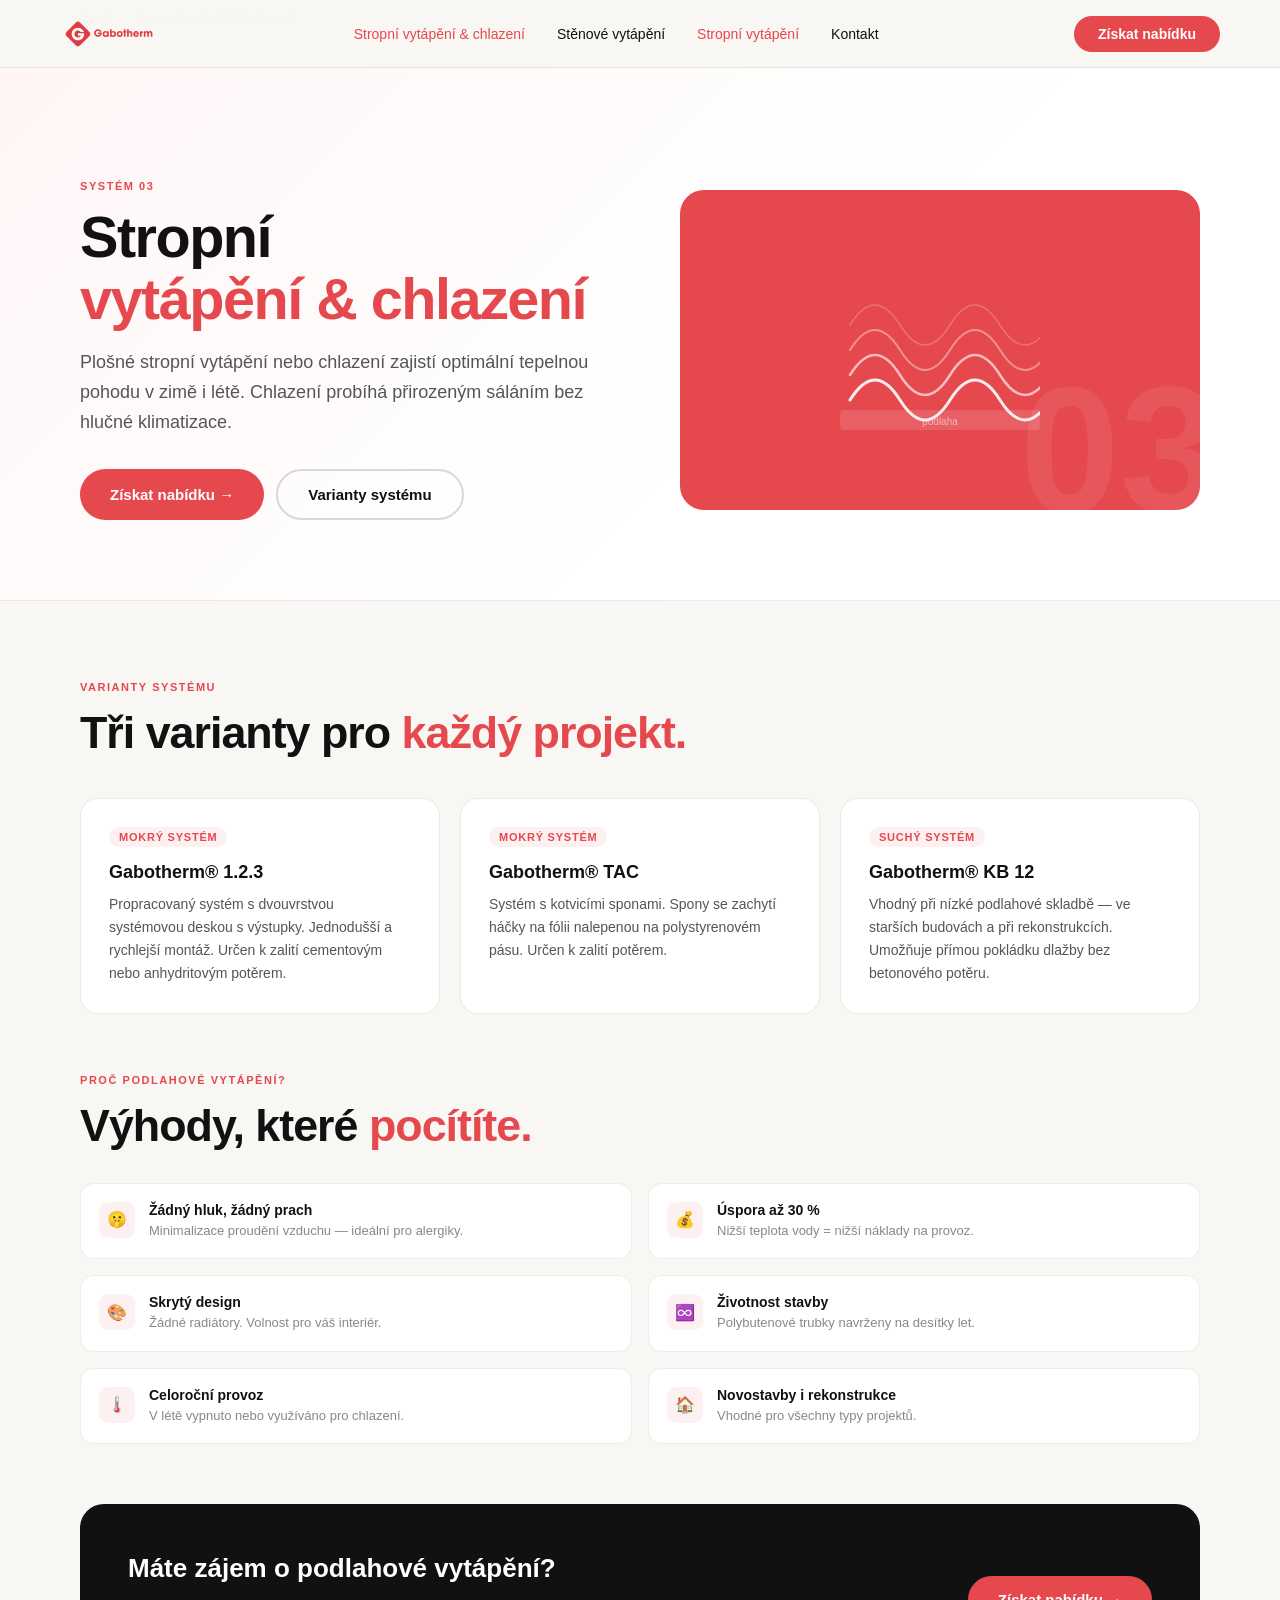
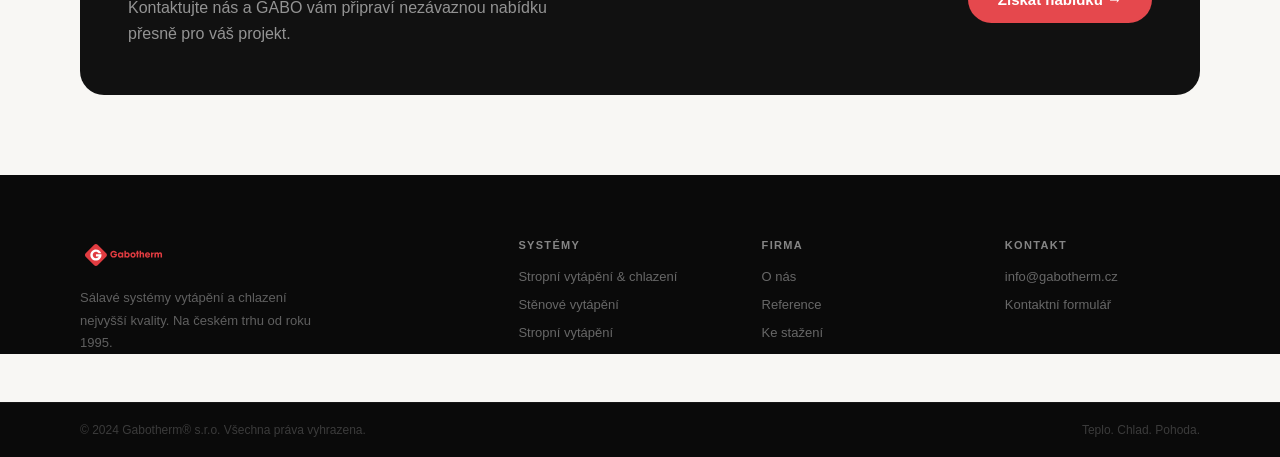
<file: systemy/stropni-vytapeni.html>
<!DOCTYPE html>
<html lang="cs">
<head>
<meta charset="UTF-8">
<meta name="viewport" content="width=device-width, initial-scale=1.0">
<title>Stropní vytápění & chlazení – Gabotherm®</title>
<meta name="description" content="Stropní vytápění & chlazení Gabotherm® — nejrozšířenější sálavý systém v ČR. Tichý, skrytý, efektivní.">
<link rel="stylesheet" href="../assets/style.css">
<style>
.page-hero {
  padding: 140px 80px 80px;
  background: linear-gradient(135deg, #fff5f5 0%, #fff 60%);
  display: grid; grid-template-columns: 1fr 1fr;
  gap: 80px; align-items: center;
  border-bottom: 1px solid rgba(0,0,0,0.07);
}
.page-hero h1 { margin-bottom: 18px; }
.page-hero h1 em { font-style: normal; color: var(--red); }
.page-hero > div > p { font-size: 18px; margin-bottom: 32px; font-weight: normal; }
.hero-visual {
  background: var(--red);
  border-radius: 24px; padding: 48px;
  display: flex; align-items: center; justify-content: center;
  min-height: 320px; position: relative; overflow: hidden;
}
.hero-visual-num {
  font-size: 180px; font-weight: bold;
  color: rgba(255,255,255,.08); position: absolute;
  right: -20px; bottom: -30px; line-height: 1;
  font-family: Helvetica, Arial, sans-serif;
}
.hero-visual svg { position: relative; z-index: 2; opacity: .9; }

.section-content { padding: 80px; }
.section-content h2 { margin-bottom: 40px; }
.section-content h2 em { font-style: normal; color: var(--red); }

.variants-grid {
  display: grid; grid-template-columns: repeat(3,1fr); gap: 20px; margin-bottom: 60px;
}
.variant-card {
  background: #fff; border: 1px solid rgba(0,0,0,0.08);
  border-radius: 18px; padding: 28px;
  transition: box-shadow .2s, border-color .2s;
}
.variant-card:hover {
  box-shadow: 0 8px 28px rgba(229,72,77,.1);
  border-color: rgba(229,72,77,.2);
}
.variant-tag {
  display: inline-block;
  background: var(--red-soft); color: var(--red);
  font-size: 11px; font-weight: bold;
  letter-spacing: .07em; text-transform: uppercase;
  padding: 4px 10px; border-radius: 100px;
  margin-bottom: 14px;
}
.variant-card h3 { font-size: 18px; margin-bottom: 10px; }
.variant-card p { font-size: 14px; line-height: 1.65; }

.benefits-grid {
  display: grid; grid-template-columns: 1fr 1fr; gap: 16px; margin-bottom: 60px;
}
.benefit-item {
  display: flex; gap: 14px; align-items: flex-start;
  padding: 18px; background: #fff;
  border: 1px solid rgba(0,0,0,0.07); border-radius: 14px;
}
.benefit-icon {
  width: 36px; height: 36px; flex-shrink: 0;
  border-radius: 9px; background: var(--red-soft);
  display: flex; align-items: center; justify-content: center; font-size: 16px;
}
.benefit-title { font-size: 14px; font-weight: bold; color: var(--dark); margin-bottom: 3px; }
.benefit-desc { font-size: 13px; color: var(--gray); line-height: 1.5; }

.cta-box {
  background: var(--dark); color: #fff;
  border-radius: 24px; padding: 48px;
  display: flex; align-items: center; justify-content: space-between; gap: 40px;
  flex-wrap: wrap;
}
.cta-box h3 { font-size: 26px; color: #fff; margin-bottom: 10px; }
.cta-box p { color: rgba(255,255,255,.55); max-width: 420px; }
.cta-box-buttons { display: flex; gap: 12px; flex-wrap: wrap; }

.breadcrumb {
  padding: 12px 80px;
  font-size: 13px; color: var(--gray);
  border-bottom: 1px solid rgba(0,0,0,0.06);
  background: #fff;
}
.breadcrumb a { color: var(--gray); transition: color .2s; }
.breadcrumb a:hover { color: var(--red); }
.breadcrumb span { margin: 0 8px; }

@media (max-width: 900px) {
  .page-hero { grid-template-columns: 1fr; padding: 110px 28px 56px; gap: 40px; }
  .section-content { padding: 60px 28px; }
  .variants-grid { grid-template-columns: 1fr; }
  .benefits-grid { grid-template-columns: 1fr; }
  .breadcrumb { padding: 12px 28px; }
  .cta-box { flex-direction: column; padding: 32px; }
}
</style>
</head>
<body>

<nav class="navbar">
  <a href="../index.html" class="navbar-logo">
    <img src="../assets/Gabotherm_logo_napis.svg" alt="Gabotherm">
  </a>
  <ul class="navbar-links">
    <li><a href="stropni-vytapeni.html" class="active">Stropní vytápění & chlazení</a></li>
    <li><a href="stenove-vytapeni.html">Stěnové vytápění</a></li>
    <li><a href="stropni-vytapeni.html" class="active">Stropní vytápění</a></li>
    <li><a href="../kontakt.html">Kontakt</a></li>
  </ul>
  <button class="navbar-cta" onclick="location.href='../kontakt.html'">Získat nabídku</button>
</nav>

<div class="breadcrumb">
  <a href="../index.html">Úvod</a>
  <span>›</span>
  Stropní vytápění & chlazení
</div>

<section class="page-hero">
  <div>
    <span class="section-label">Systém 03</span>
    <h1>Stropní<br><em>vytápění & chlazení</em></h1>
    <p>Plošné stropní vytápění nebo chlazení zajistí optimální tepelnou pohodu v zimě i létě. Chlazení probíhá přirozeným sáláním bez hlučné klimatizace.</p>
    <div style="display:flex;gap:12px;flex-wrap:wrap">
      <a href="../kontakt.html" class="btn-primary">Získat nabídku →</a>
      <a href="#varianty" class="btn-secondary">Varianty systému</a>
    </div>
  </div>
  <div class="hero-visual">
    <div class="hero-visual-num">03</div>
    <svg width="200" height="160" viewBox="0 0 200 160" fill="none">
      <path d="M10 130 Q35 90 60 130 Q85 170 110 130 Q135 90 160 130 Q185 170 210 130" stroke="white" stroke-width="3" stroke-linecap="round"/>
      <path d="M10 105 Q35 65 60 105 Q85 145 110 105 Q135 65 160 105 Q185 145 210 105" stroke="white" stroke-width="2.5" opacity=".7" stroke-linecap="round"/>
      <path d="M10 80 Q35 40 60 80 Q85 120 110 80 Q135 40 160 80 Q185 120 210 80" stroke="white" stroke-width="2" opacity=".45" stroke-linecap="round"/>
      <path d="M10 55 Q35 15 60 55 Q85 95 110 55 Q135 15 160 55 Q185 95 210 55" stroke="white" stroke-width="1.5" opacity=".25" stroke-linecap="round"/>
      <rect x="0" y="140" width="200" height="20" fill="rgba(255,255,255,0.15)" rx="4"/>
      <text x="100" y="155" text-anchor="middle" fill="white" font-size="10" font-family="Helvetica,sans-serif" opacity=".6">podlaha</text>
    </svg>
  </div>
</section>

<section class="section-content" id="varianty">
  <span class="section-label reveal">Varianty systému</span>
  <h2 class="reveal">Tři varianty pro <em>každý projekt.</em></h2>

  <div class="variants-grid">
    <div class="variant-card reveal">
      <span class="variant-tag">Mokrý systém</span>
      <h3>Gabotherm® 1.2.3</h3>
      <p>Propracovaný systém s dvouvrstvou systémovou deskou s výstupky. Jednodušší a rychlejší montáž. Určen k zalití cementovým nebo anhydritovým potěrem.</p>
    </div>
    <div class="variant-card reveal d1">
      <span class="variant-tag">Mokrý systém</span>
      <h3>Gabotherm® TAC</h3>
      <p>Systém s kotvicími sponami. Spony se zachytí háčky na fólii nalepenou na polystyrenovém pásu. Určen k zalití potěrem.</p>
    </div>
    <div class="variant-card reveal d2">
      <span class="variant-tag">Suchý systém</span>
      <h3>Gabotherm® KB 12</h3>
      <p>Vhodný při nízké podlahové skladbě — ve starších budovách a při rekonstrukcích. Umožňuje přímou pokládku dlažby bez betonového potěru.</p>
    </div>
  </div>

  <span class="section-label reveal">Proč podlahové vytápění?</span>
  <h2 class="reveal" style="margin-bottom:32px">Výhody, které <em>pocítíte.</em></h2>

  <div class="benefits-grid">
    <div class="benefit-item reveal">
      <div class="benefit-icon">🤫</div>
      <div><div class="benefit-title">Žádný hluk, žádný prach</div><div class="benefit-desc">Minimalizace proudění vzduchu — ideální pro alergiky.</div></div>
    </div>
    <div class="benefit-item reveal d1">
      <div class="benefit-icon">💰</div>
      <div><div class="benefit-title">Úspora až 30 %</div><div class="benefit-desc">Nižší teplota vody = nižší náklady na provoz.</div></div>
    </div>
    <div class="benefit-item reveal d2">
      <div class="benefit-icon">🎨</div>
      <div><div class="benefit-title">Skrytý design</div><div class="benefit-desc">Žádné radiátory. Volnost pro váš interiér.</div></div>
    </div>
    <div class="benefit-item reveal d3">
      <div class="benefit-icon">♾️</div>
      <div><div class="benefit-title">Životnost stavby</div><div class="benefit-desc">Polybutenové trubky navrženy na desítky let.</div></div>
    </div>
    <div class="benefit-item reveal">
      <div class="benefit-icon">🌡️</div>
      <div><div class="benefit-title">Celoroční provoz</div><div class="benefit-desc">V létě vypnuto nebo využíváno pro chlazení.</div></div>
    </div>
    <div class="benefit-item reveal d1">
      <div class="benefit-icon">🏠</div>
      <div><div class="benefit-title">Novostavby i rekonstrukce</div><div class="benefit-desc">Vhodné pro všechny typy projektů.</div></div>
    </div>
  </div>

  <div class="cta-box reveal">
    <div>
      <h3>Máte zájem o podlahové vytápění?</h3>
      <p>Kontaktujte nás a GABO vám připraví nezávaznou nabídku přesně pro váš projekt.</p>
    </div>
    <div class="cta-box-buttons">
      <a href="../kontakt.html" class="btn-primary">Získat nabídku →</a>
    </div>
  </div>
</section>

<footer class="footer">
  <div>
    <a href="../index.html" class="footer-logo"><img src="../assets/Gabotherm_logo_napis.svg" alt="Gabotherm"></a>
    <p class="footer-desc">Sálavé systémy vytápění a chlazení nejvyšší kvality. Na českém trhu od roku 1995.</p>
  </div>
  <div class="footer-col">
    <h4>Systémy</h4>
    <ul>
      <li><a href="stropni-vytapeni.html" class="active">Stropní vytápění & chlazení</a></li>
      <li><a href="stenove-vytapeni.html">Stěnové vytápění</a></li>
      <li><a href="stropni-vytapeni.html" class="active">Stropní vytápění</a></li>
    </ul>
  </div>
  <div class="footer-col">
    <h4>Firma</h4>
    <ul>
      <li><a href="https://www.gabotherm.cz/" target="_blank">O nás</a></li>
      <li><a href="https://www.gabotherm.cz/kategoria/reference/" target="_blank">Reference</a></li>
      <li><a href="https://www.gabotherm.cz/dokumenty-ke-stazeni/" target="_blank">Ke stažení</a></li>
    </ul>
  </div>
  <div class="footer-col">
    <h4>Kontakt</h4>
    <ul>
      <li><a href="mailto:info@gabotherm.cz">info@gabotherm.cz</a></li>
      <li><a href="../kontakt.html">Kontaktní formulář</a></li>
    </ul>
  </div>
</footer>
<div class="footer-bottom">
  <span>© 2024 Gabotherm® s.r.o. Všechna práva vyhrazena.</span>
  <span>Teplo. Chlad. Pohoda.</span>
</div>

<script>
const obs = new IntersectionObserver(e => e.forEach(x => { if(x.isIntersecting) x.target.classList.add('visible'); }), {threshold:.1});
document.querySelectorAll('.reveal').forEach(el => obs.observe(el));
</script>
</body>
</html>
</file>
<file: assets/style.css>
/* ═══════════════════════════════════════
   GABOTHERM® — Brand CSS
   Font: Helvetica (tělo), Helvetica Bold (nadpisy)
   Barvy dle brand manuálu
═══════════════════════════════════════ */

*, *::before, *::after { box-sizing: border-box; margin: 0; padding: 0; }
html { scroll-behavior: smooth; }

:root {
  --red:       #E5484D;
  --blue:      #0942DB;
  --dark:      #111111;
  --light:     #F8F7F4;
  --gray:      #888888;
  --red-soft:  rgba(229, 72, 77, 0.08);
  --blue-soft: rgba(9, 66, 219, 0.08);
}

body {
  font-family: Helvetica, Arial, sans-serif;
  background: var(--light);
  color: var(--dark);
  -webkit-font-smoothing: antialiased;
  overflow-x: hidden;
}

/* ─── TYPOGRAFIE ─── */
h1 {
  font-family: Helvetica, Arial, sans-serif;
  font-weight: bold;
  font-size: clamp(38px, 4.5vw, 64px);
  line-height: 1.08;
  letter-spacing: -1.5px;
  color: var(--dark);
}
h2 {
  font-family: Helvetica, Arial, sans-serif;
  font-weight: bold;
  font-size: clamp(28px, 3.5vw, 50px);
  line-height: 1.12;
  letter-spacing: -1px;
  color: var(--dark);
}
h3 {
  font-family: Helvetica, Arial, sans-serif;
  font-weight: bold;
  font-size: 20px;
  line-height: 1.25;
  color: var(--dark);
}
p {
  font-family: Helvetica, Arial, sans-serif;
  font-weight: normal;
  font-size: 16px;
  line-height: 1.65;
  color: #555;
}
a { text-decoration: none; }
img { max-width: 100%; display: block; }

/* ─── UTILITY ─── */
.text-red  { color: var(--red) !important; }
.text-blue { color: var(--blue) !important; }
.text-white { color: #fff !important; }

.section-label {
  display: block;
  font-size: 11px;
  font-weight: bold;
  letter-spacing: 0.14em;
  text-transform: uppercase;
  color: var(--red);
  margin-bottom: 14px;
}

/* ─── TLAČÍTKA ─── */
.btn-primary {
  display: inline-flex; align-items: center; gap: 8px;
  background: var(--red); color: #fff;
  font-family: Helvetica, Arial, sans-serif;
  font-weight: bold; font-size: 15px;
  padding: 15px 30px; border-radius: 100px;
  border: none; cursor: pointer;
  transition: background .2s, transform .15s, box-shadow .2s;
}
.btn-primary:hover {
  background: #c73035;
  transform: translateY(-2px);
  box-shadow: 0 12px 32px rgba(229,72,77,.28);
}
.btn-secondary {
  display: inline-flex; align-items: center; gap: 8px;
  background: transparent; color: var(--dark);
  font-family: Helvetica, Arial, sans-serif;
  font-weight: bold; font-size: 15px;
  padding: 15px 30px; border-radius: 100px;
  border: 2px solid rgba(0,0,0,0.15);
  transition: border-color .2s, transform .15s;
}
.btn-secondary:hover { border-color: var(--dark); transform: translateY(-2px); }
.btn-outline-white {
  display: inline-flex; align-items: center; gap: 8px;
  background: transparent; color: #fff;
  font-family: Helvetica, Arial, sans-serif;
  font-weight: bold; font-size: 15px;
  padding: 15px 30px; border-radius: 100px;
  border: 2px solid rgba(255,255,255,.25);
  transition: border-color .2s, transform .15s;
}
.btn-outline-white:hover { border-color: rgba(255,255,255,.7); transform: translateY(-2px); }

/* ─── NAVBAR ─── */
.navbar {
  position: fixed; top: 0; left: 0; right: 0; z-index: 999;
  height: 68px;
  display: flex; align-items: center; justify-content: space-between;
  padding: 0 60px;
  background: rgba(248,247,244,0.95);
  backdrop-filter: blur(16px);
  -webkit-backdrop-filter: blur(16px);
  border-bottom: 1px solid rgba(0,0,0,0.07);
}
.navbar-logo {
  display: flex; align-items: center; gap: 12px;
  text-decoration: none;
}
.navbar-logo img { height: 36px; width: auto; }
.navbar-links {
  display: flex; align-items: center; gap: 32px; list-style: none;
}
.navbar-links a {
  font-family: Helvetica, Arial, sans-serif;
  font-size: 14px; font-weight: normal;
  color: var(--dark); transition: color .2s;
}
.navbar-links a:hover,
.navbar-links a.active { color: var(--red); }
.navbar-cta {
  background: var(--red); color: #fff;
  border: none; padding: 10px 24px; border-radius: 100px;
  font-family: Helvetica, Arial, sans-serif;
  font-size: 14px; font-weight: bold; cursor: pointer;
  transition: background .2s, transform .15s;
}
.navbar-cta:hover { background: #c73035; transform: translateY(-1px); }

/* ─── FOOTER ─── */
.footer {
  background: #0a0a0a;
  padding: 64px 80px 0;
  display: grid;
  grid-template-columns: 2fr 1fr 1fr 1fr;
  gap: 48px;
}
.footer-logo img { height: 32px; width: auto; }
.footer-desc {
  font-size: 13px; line-height: 1.7;
  color: rgba(255,255,255,.35);
  margin-top: 16px; max-width: 240px;
}
.footer-col h4 {
  font-size: 11px; font-weight: bold;
  letter-spacing: .12em; text-transform: uppercase;
  color: rgba(255,255,255,.5);
  margin-bottom: 16px;
}
.footer-col ul { list-style: none; display: flex; flex-direction: column; gap: 10px; }
.footer-col a {
  font-size: 13px; color: rgba(255,255,255,.38);
  transition: color .2s; font-family: Helvetica, Arial, sans-serif;
}
.footer-col a:hover { color: var(--red); }
.footer-bottom {
  background: #0a0a0a;
  border-top: 1px solid rgba(255,255,255,.05);
  padding: 20px 80px;
  display: flex; justify-content: space-between; align-items: center;
  font-size: 12px; color: rgba(255,255,255,.2);
  margin-top: 48px;
}

/* ─── SCROLL REVEAL ─── */
.reveal {
  opacity: 0; transform: translateY(24px);
  transition: opacity .6s ease, transform .6s ease;
}
.reveal.visible { opacity: 1; transform: none; }
.d1 { transition-delay: .1s; }
.d2 { transition-delay: .2s; }
.d3 { transition-delay: .3s; }
.d4 { transition-delay: .4s; }

/* ─── RESPONSIVE ─── */
@media (max-width: 900px) {
  .navbar { padding: 0 24px; }
  .navbar-links { display: none; }
  .footer { grid-template-columns: 1fr 1fr; padding: 48px 24px 0; }
  .footer-bottom { padding: 20px 24px; flex-direction: column; gap: 8px; text-align: center; }
}
</file>
